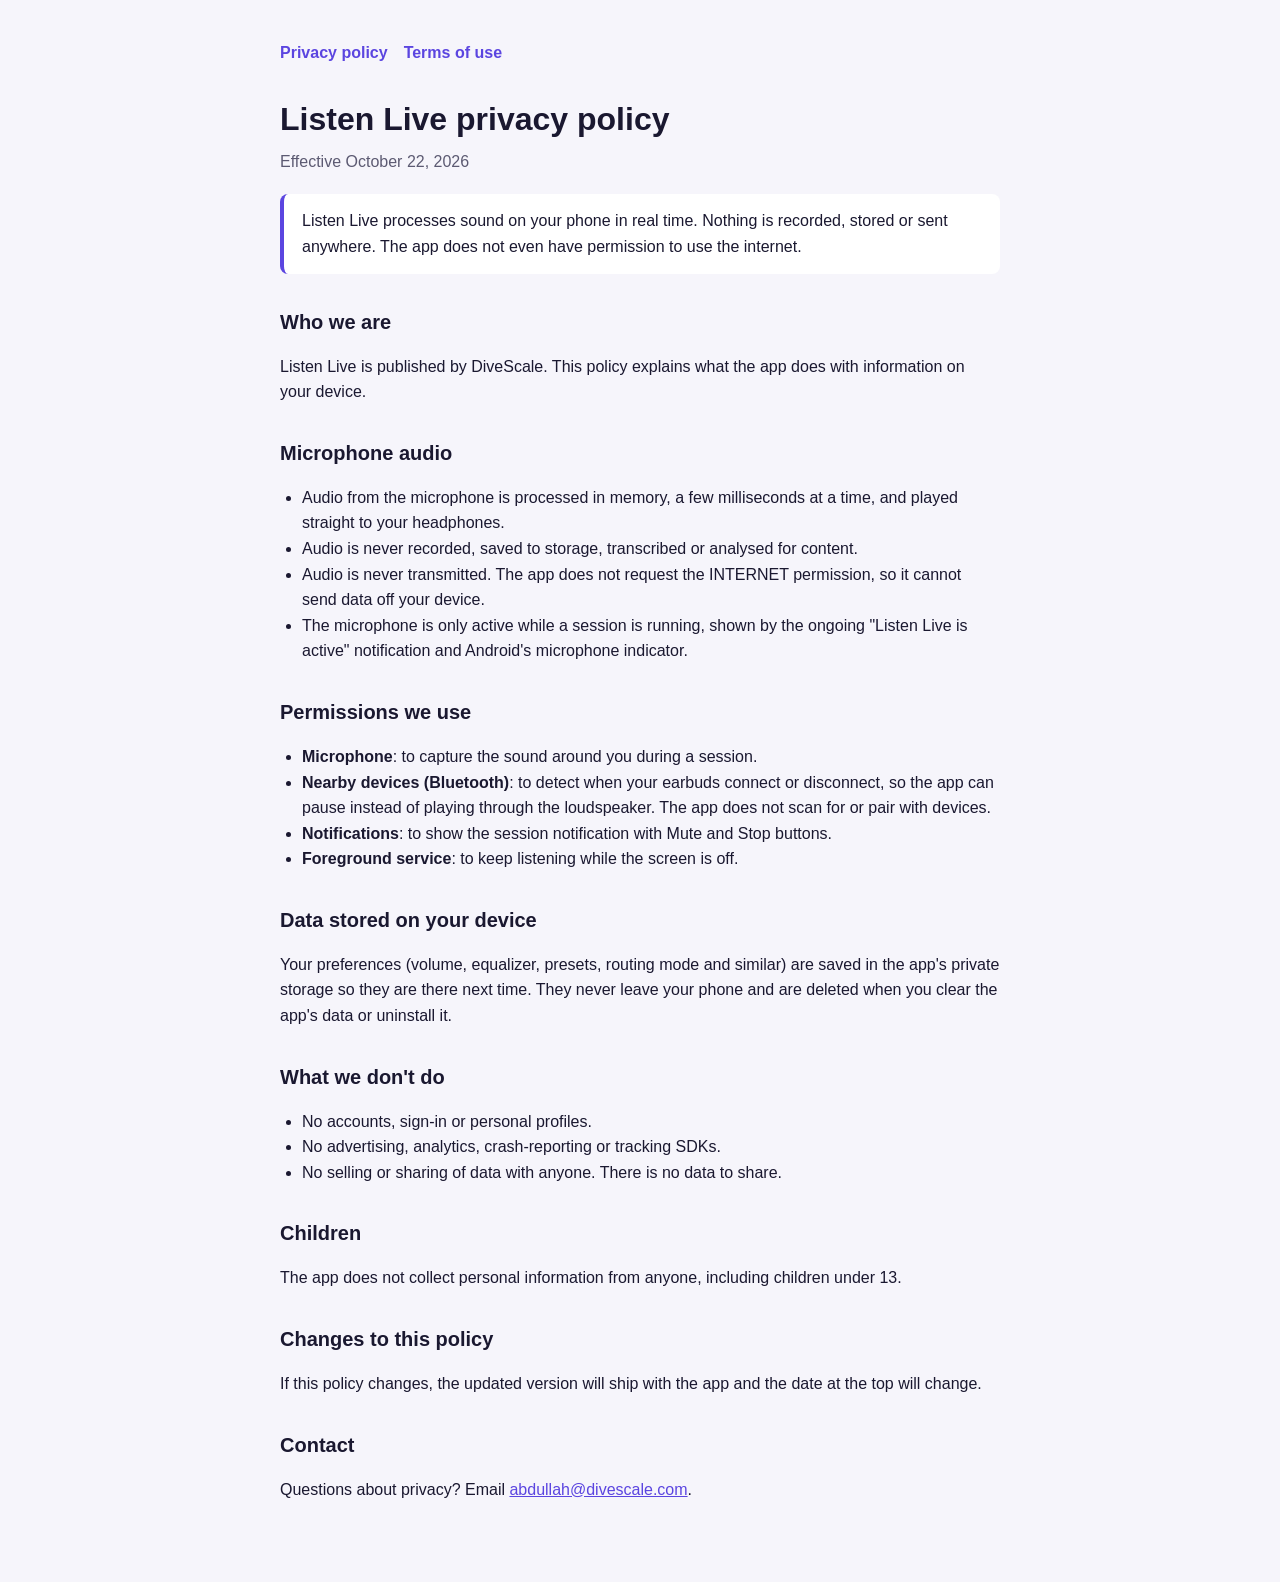
<file: index.html>
<!doctype html><html lang="en"><head><meta charset="utf-8"><meta name="viewport" content="width=device-width,initial-scale=1"><title>Listen Live Privacy Policy</title><link rel="stylesheet" href="style.css"></head><body><main>
<nav><a href="index.html">Privacy policy</a><a href="terms.html">Terms of use</a></nav>
<h1>Listen Live privacy policy</h1><p class="date">Effective October 22, 2026</p>
<p class="summary">Listen Live processes sound on your phone in real time. Nothing is recorded, stored or sent anywhere. The app does not even have permission to use the internet.</p>
<h2>Who we are</h2><p>Listen Live is published by DiveScale. This policy explains what the app does with information on your device.</p>
<h2>Microphone audio</h2><ul>
<li>Audio from the microphone is processed in memory, a few milliseconds at a time, and played straight to your headphones.</li>
<li>Audio is never recorded, saved to storage, transcribed or analysed for content.</li>
<li>Audio is never transmitted. The app does not request the INTERNET permission, so it cannot send data off your device.</li>
<li>The microphone is only active while a session is running, shown by the ongoing "Listen Live is active" notification and Android's microphone indicator.</li></ul>
<h2>Permissions we use</h2><ul>
<li><strong>Microphone</strong>: to capture the sound around you during a session.</li>
<li><strong>Nearby devices (Bluetooth)</strong>: to detect when your earbuds connect or disconnect, so the app can pause instead of playing through the loudspeaker. The app does not scan for or pair with devices.</li>
<li><strong>Notifications</strong>: to show the session notification with Mute and Stop buttons.</li>
<li><strong>Foreground service</strong>: to keep listening while the screen is off.</li></ul>
<h2>Data stored on your device</h2><p>Your preferences (volume, equalizer, presets, routing mode and similar) are saved in the app's private storage so they are there next time. They never leave your phone and are deleted when you clear the app's data or uninstall it.</p>
<h2>What we don't do</h2><ul><li>No accounts, sign-in or personal profiles.</li><li>No advertising, analytics, crash-reporting or tracking SDKs.</li><li>No selling or sharing of data with anyone. There is no data to share.</li></ul>
<h2>Children</h2><p>The app does not collect personal information from anyone, including children under 13.</p>
<h2>Changes to this policy</h2><p>If this policy changes, the updated version will ship with the app and the date at the top will change.</p>
<h2>Contact</h2><p>Questions about privacy? Email <a href="mailto:abdullah@divescale.com">abdullah@divescale.com</a>.</p>
</main></body></html>
</file>
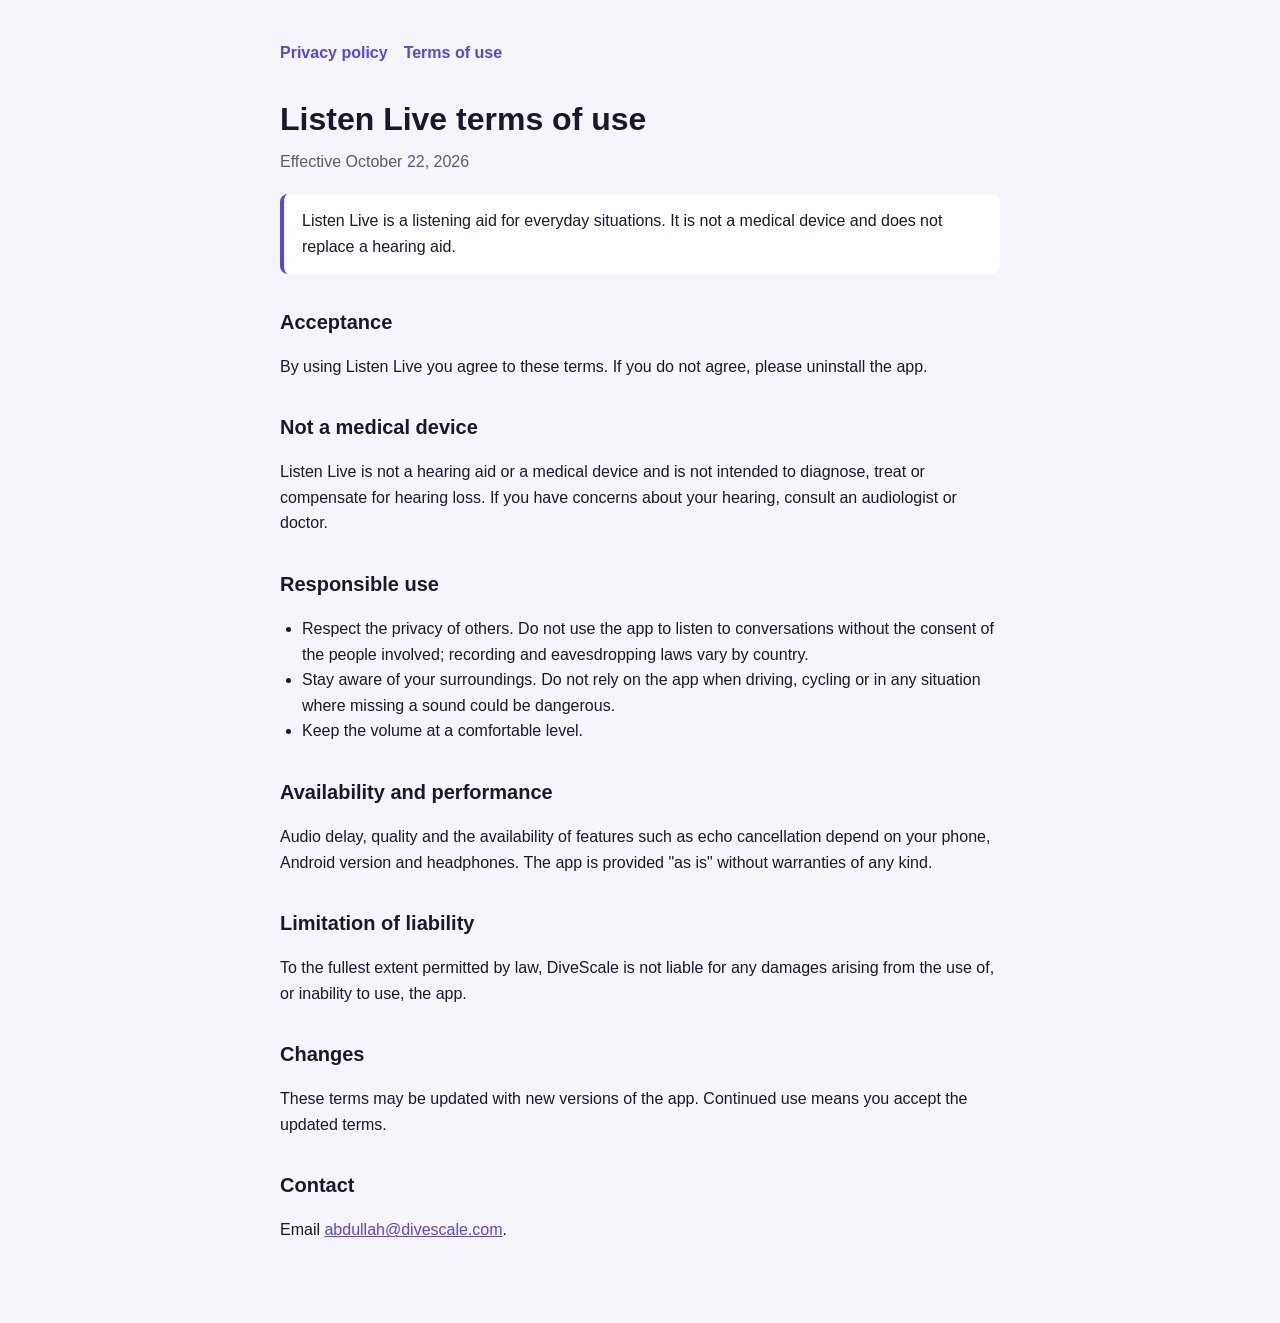
<file: terms.html>
<!doctype html><html lang="en"><head><meta charset="utf-8"><meta name="viewport" content="width=device-width,initial-scale=1"><title>Listen Live Terms</title><link rel="stylesheet" href="style.css"></head><body><main>
<nav><a href="index.html">Privacy policy</a><a href="terms.html">Terms of use</a></nav>
<h1>Listen Live terms of use</h1><p class="date">Effective October 22, 2026</p>
<p class="summary">Listen Live is a listening aid for everyday situations. It is not a medical device and does not replace a hearing aid.</p>
<h2>Acceptance</h2><p>By using Listen Live you agree to these terms. If you do not agree, please uninstall the app.</p>
<h2>Not a medical device</h2><p>Listen Live is not a hearing aid or a medical device and is not intended to diagnose, treat or compensate for hearing loss. If you have concerns about your hearing, consult an audiologist or doctor.</p>
<h2>Responsible use</h2><ul>
<li>Respect the privacy of others. Do not use the app to listen to conversations without the consent of the people involved; recording and eavesdropping laws vary by country.</li>
<li>Stay aware of your surroundings. Do not rely on the app when driving, cycling or in any situation where missing a sound could be dangerous.</li>
<li>Keep the volume at a comfortable level.</li></ul>
<h2>Availability and performance</h2><p>Audio delay, quality and the availability of features such as echo cancellation depend on your phone, Android version and headphones. The app is provided "as is" without warranties of any kind.</p>
<h2>Limitation of liability</h2><p>To the fullest extent permitted by law, DiveScale is not liable for any damages arising from the use of, or inability to use, the app.</p>
<h2>Changes</h2><p>These terms may be updated with new versions of the app. Continued use means you accept the updated terms.</p>
<h2>Contact</h2><p>Email <a href="mailto:abdullah@divescale.com">abdullah@divescale.com</a>.</p>
</main></body></html>
</file>
<file: style.css>
:root{--bg:#F6F5FB;--fg:#1A1830;--muted:#5C5A72;--accent:#5B45E0;--card:#fff}
@media (prefers-color-scheme:dark){:root{--bg:#0B0C14;--fg:#E7E6F2;--muted:#A6A4BC;--accent:#9B87FF;--card:#151624}}
body{margin:0;background:var(--bg);color:var(--fg);font:16px/1.6 -apple-system,BlinkMacSystemFont,"Segoe UI",Roboto,sans-serif}
main{max-width:720px;margin:0 auto;padding:40px 16px 64px}h1{font-size:32px;margin:0 0 4px}h2{font-size:20px;margin:32px 0 8px}
.date{color:var(--muted);margin:0 0 20px}.summary{background:var(--card);border-left:4px solid var(--accent);padding:14px 18px;border-radius:8px}
a{color:var(--accent)}nav{margin-bottom:28px;font-weight:600}nav a{margin-right:16px;text-decoration:none}ul{padding-left:22px}
</file>
